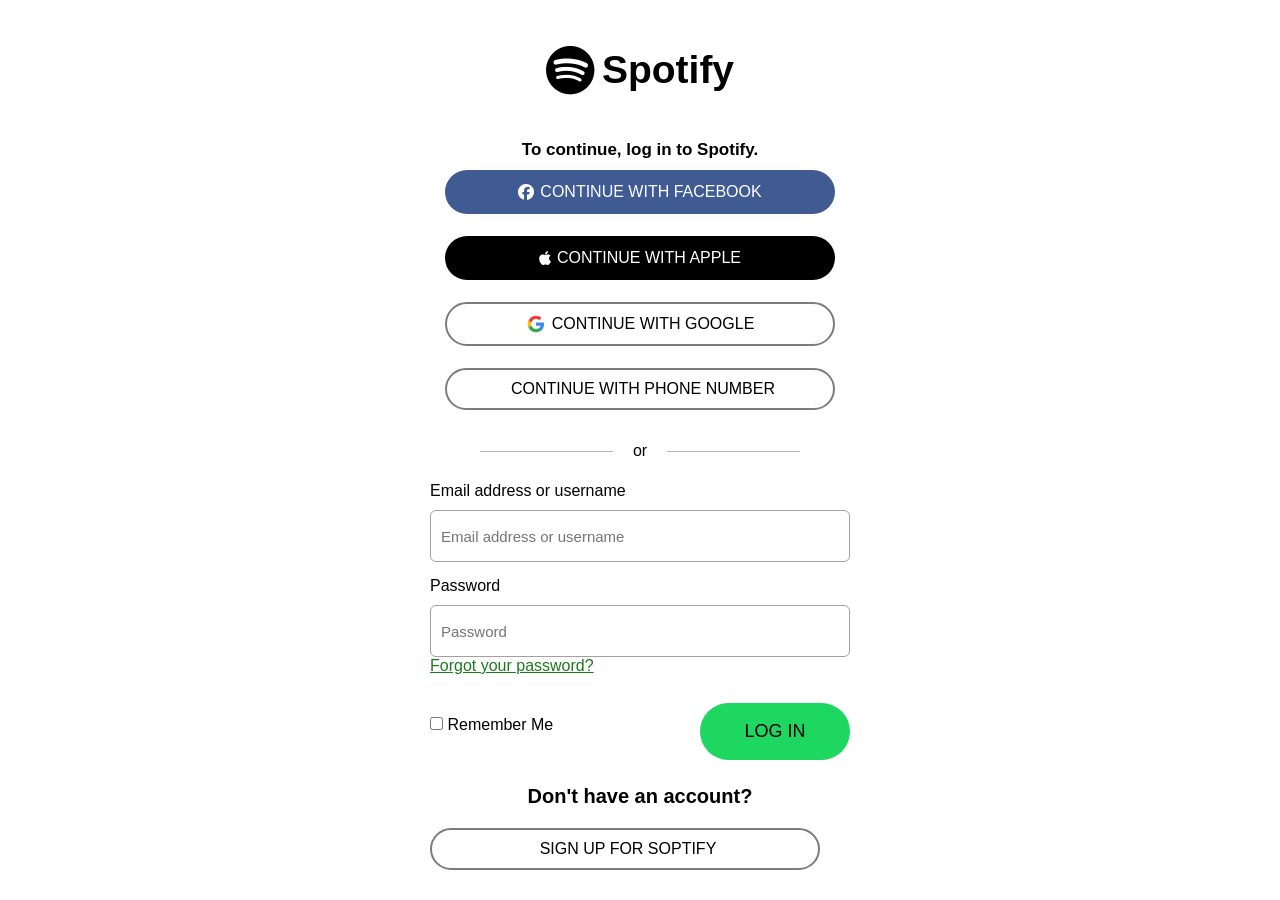
<file: login.html>
<!DOCTYPE html>
<html lang="en">

<head>
    <meta charset="UTF-8">
    <meta http-equiv="X-UA-Compatible" content="IE=edge">
    <meta name="viewport" content="width=device-width, initial-scale=1.0">
    <title>Login-Spotify</title>
    <!-- CDN FOR ICONS LINK -->
    <link rel="stylesheet" href="https://cdnjs.cloudflare.com/ajax/libs/font-awesome/6.1.1/css/all.min.css  ">

</head>
<style>
     * {
        margin: 0;
        padding: 0;
        box-sizing: border-box;
        font-family: spotify-circular, Helvetica, Arial, sans-serif;
    }

    body {
        display: grid;
        place-items: center;
        /* background-color: red; */
    }
    .log_in_spotify {
        display: grid;
        justify-content: center;
        align-items: center;

        /* background-color: #1ed760; */
        /* width: 80%; */
    }

     /* ==========logo */
     .free_listening {
        display: grid;
        place-items: center;

    }

    .signup_logo {
        display: flex;
        justify-content: center;
        align-items: center;
        margin: 45px;
    }

    h1 {
        margin-bottom: 10px;
    font-size: 17px;
}
    

    
    .signup_logo .fa-spotify {
        font-size: 50px;
    }

    h4 {
        font-size: 39px;
        padding-left: 8px;
    }

    .fb_login {
        display: flex;
        justify-content: center;
        align-items: center;
        border: none;
        width: 390px;
        padding: 13px;
        border-radius: 40px;
        background-color: #405A93;
        color: white;
        margin-bottom: 22px;
    }

    .fb_login a {
        color: white;
        text-decoration: none;
        padding-left: 6px;
        text-transform: uppercase;

    }
    .apple{
        background-color: black;
    }

    .apple a{
       text-transform: uppercase;
    }

    .google_signup {
        display: flex;
        justify-content: center;
        align-items: center;
        border: 2px solid rgb(127, 123, 123);
        width: 390px;
        padding: 10px;
        border-radius: 25px;
        background-color: white;
        /* margin-top: 10px; */
        margin-bottom: 22px;

    }

    .google_signup a {
        text-decoration: none;
        padding-left: 6px;
        color: black;
        text-transform: uppercase;


    }

     /* ============OR LINE */

     .or_line {
        display: flex;
        justify-content: center;
        align-items: center;
        gap: 20px;
        margin-top: 10px;
        margin-bottom: 22px;

    }

    .child_line {
        width: 133px;
        height: 0.8px;
        /* color: gray; */
        background-color: rgb(185, 180, 180);
    }


      /* ============MAIN SIGN UP FORM */

      .two_login [type] {
        width: 420px;
        height: 52px;
        padding: 10px;
        border-radius: 6px;
        border: 1px solid rgb(165, 159, 159);
        margin-top: 10px;


    }


    .two_login [placeholder] {
        font-size: 15px;
        font-weight: 500;
        /* letter-spacing: 0.8px; */
    }


    .two_login a {
        color: rgb(28, 122, 28);
    }

    .margin__bottom{
        margin-bottom: 15px;
    }




    .login_btn_container{
        display: flex;
        justify-content: space-between;
        align-items: center;
    }

   .btn {
        margin-top: 13px;
        padding: 18px;
        background-color: #1ed760;
        border: none;
        border-radius: 30px;
        width: 150px;
    }

  .btn a {
        text-decoration: none;
        color: black;
        font-size: 18px;
        text-transform: uppercase;

    }

    .para{
        text-align: center;
        font-weight: 700;
        font-size: 20px;
        margin-top: 25px;
    }

    .sign_up_soptify{
        margin-top: 20px;
    }



</style>

<body>
    <div class="log_in_spotify">

        
        <div class="free_listening">

            <div class="signup_logo">
                <div>
                    <i class="fa-brands fa-spotify"></i>
                </div>
                <h4 class="texts__logo">
                    Spotify</h4>
            </div>

            <h1>To continue, log in to Spotify.</h1>

            <div class="social_links">

                <div class="fb_login">
                    <i class="fa-brands fa-facebook"></i>
                    <a href="#">continue with facebook</a>
                </div>


                <div class="fb_login apple">
                    <i class="fa-brands fa-apple"></i>
                    <a href="#">continue with apple</a>
                </div>

                <div class="google_signup">
                    <svg width="20" height="20" viewBox="0 0 24 24" fill="none" xmlns="http://www.w3.org/2000/svg">
                        <path fill-rule="evenodd" clip-rule="evenodd"
                            d="M21.6 12.2272C21.6 11.5181 21.5364 10.8363 21.4182 10.1818H12V14.0499H17.3818C17.15 15.2999 16.4455 16.359 15.3864 17.0681V19.5772H18.6182C20.5091 17.8363 21.6 15.2727 21.6 12.2272Z"
                            fill="#4285F4"></path>
                        <path fill-rule="evenodd" clip-rule="evenodd"
                            d="M12 21.9999C14.7 21.9999 16.9636 21.1044 18.6181 19.5772L15.3863 17.0681C14.4909 17.6681 13.3454 18.0226 12 18.0226C9.39542 18.0226 7.19087 16.2635 6.40451 13.8999H3.0636V16.4908C4.70905 19.759 8.09087 21.9999 12 21.9999Z"
                            fill="#34A853"></path>
                        <path fill-rule="evenodd" clip-rule="evenodd"
                            d="M6.40455 13.9001C6.20455 13.3001 6.09091 12.6592 6.09091 12.0001C6.09091 11.341 6.20455 10.7001 6.40455 10.1001V7.50916H3.06364C2.38636 8.85916 2 10.3864 2 12.0001C2 13.6137 2.38636 15.141 3.06364 16.491L6.40455 13.9001Z"
                            fill="#FBBC05"></path>
                        <path fill-rule="evenodd" clip-rule="evenodd"
                            d="M12 5.97727C13.4681 5.97727 14.7863 6.48182 15.8227 7.47273L18.6909 4.60455C16.9591 2.99091 14.6954 2 12 2C8.09087 2 4.70905 4.24091 3.0636 7.50909L6.40451 10.1C7.19087 7.73636 9.39542 5.97727 12 5.97727Z"
                            fill="#EA4335"></path>
                    </svg>
                    <a href="#">continue with Google</a>
                </div>


                <div class="google_signup">
                   
                    <a href="#">continue with phone number</a>
                </div>
            </div>


            <div class="or_line">
                <div class="child_line">

                </div>

                <div class="child_or">
                    <p>or</p>

                </div>


                <div class="child_line">

                </div>

            </div>




            <div class="contanier__center">
                <form class="log_in_center log_in" > 
 
                    <div class="two_login">
                        <div class="margin__bottom">
                            <div>
                                <label>Email address or username</label>
                            </div>
                            <input type="email" placeholder="Email address or username">
    
                        </div>

                        <div class="margin__bottom">
                            <div>
                                <label>Password</label>
                            </div>
    
                            <div>
                                <div>
                                    <input class="block" type="email" placeholder="Password">
                                </div>
                                <a href="#">Forgot your password?</a>
                            </div>
                        </div>
                    </div>

                    <div class="login_btn_container">
                        <div class="remember">
                            <input type="checkbox">
                            <label>Remember Me</label>
                        </div>
                        <div class="login_btn">
                            <button class="btn">
                                <a href="#"> Log in </a>
                            </button>
                        </div>
                    </div>

                    <div class="para" >
                        <p>Don't have an account?</p>
                    </div>

                    <div class="google_signup sign_up_soptify ">
                   
                        <a href="sign.html">sign up for soptify</a>
                    </div>
                </div>


                </form>
            </div>


    </div>
   
</body>

</html>
</file>
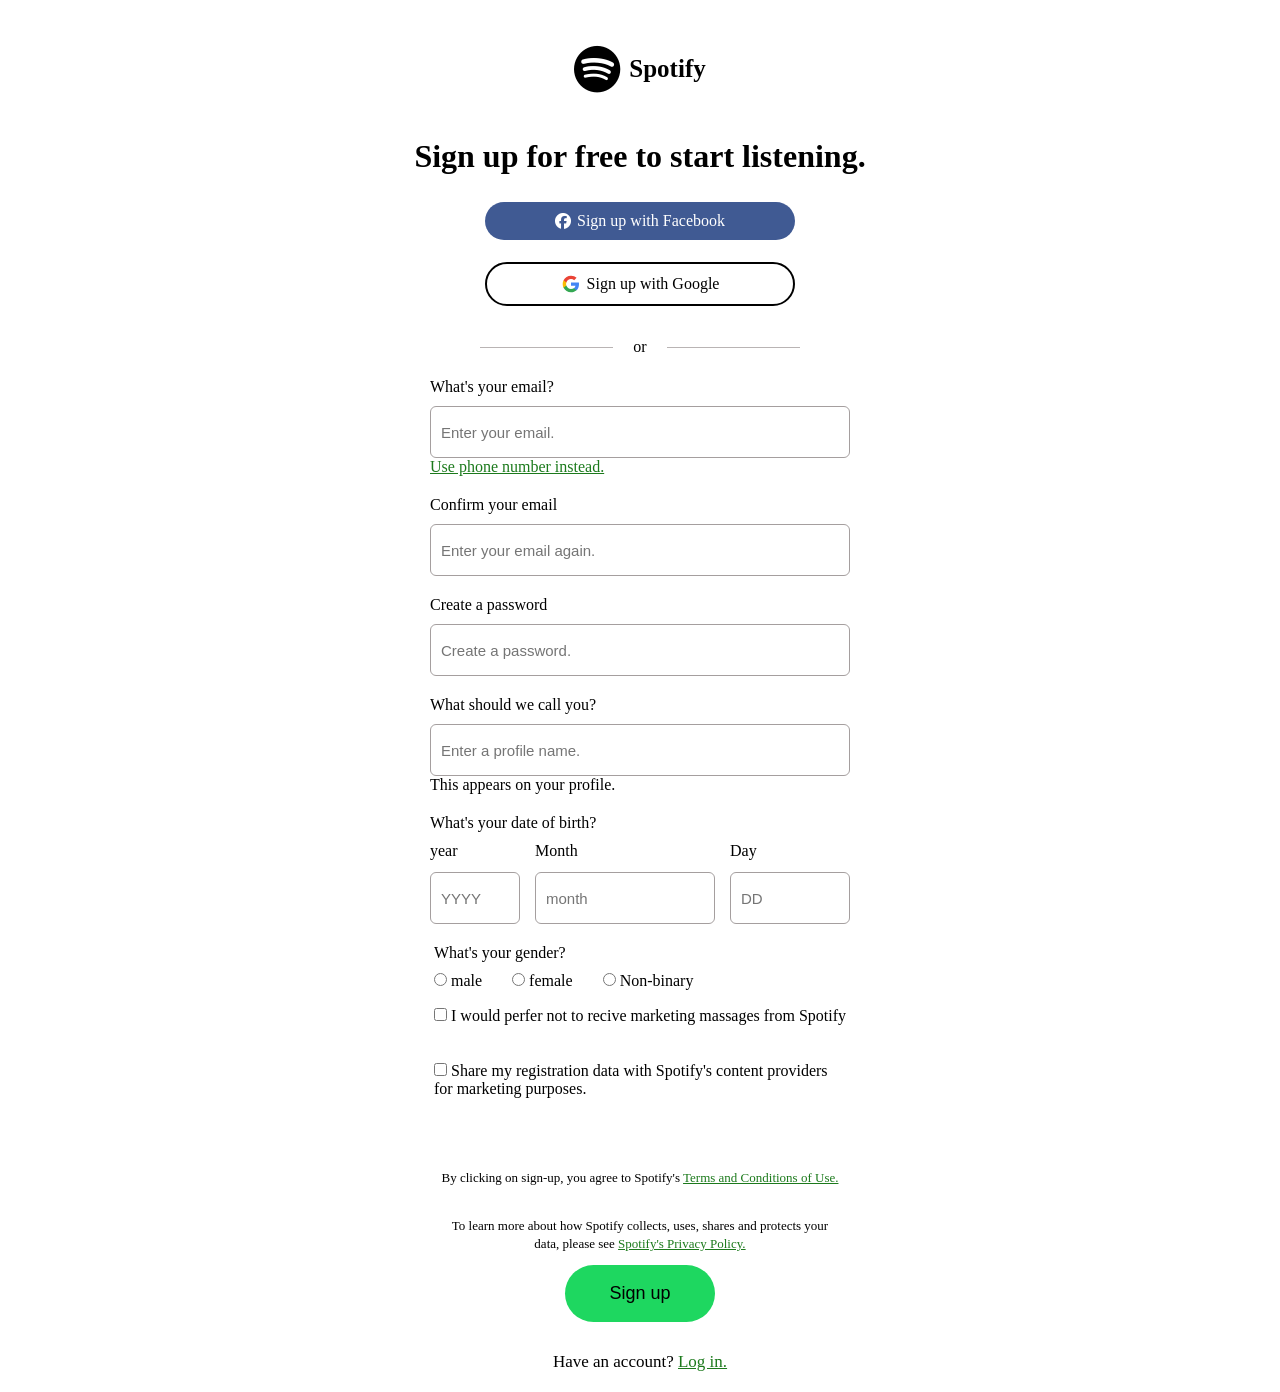
<file: sign.html>
<!DOCTYPE html>
<html lang="en">

<head>
    <meta charset="UTF-8">
    <meta http-equiv="X-UA-Compatible" content="IE=edge">
    <meta name="viewport" content="width=device-width, initial-scale=1.0">
    <title>Sing up - Spotify</title>
    <link rel="stylesheet" href="https://cdnjs.cloudflare.com/ajax/libs/font-awesome/6.1.1/css/all.min.css  ">
</head>
<style>
    * {
        margin: 0;
        padding: 0;
        box-sizing: border-box;
    }

    body {
        display: grid;
        place-items: center;
        /* background-color: red; */
    }

    .sign_up_form {
        display: grid;
        justify-content: center;
        align-items: center;

        /* background-color: #1ed760; */
        /* width: 80%; */
    }


    .sign__up {
        display: grid;
        justify-items: center;
    }


    .baap {
        display: flex;
        gap: 15px;

    }

    .block {
        display: b;
    }

    .margin__bottom {
        margin-bottom: 20px;
    }

    /* ==========logo */
    .free_listening {
        display: grid;
        place-items: center;

    }

    .signup_logo {
        display: flex;
        justify-content: center;
        align-items: center;
        margin: 45px;
    }

    h1 {
        margin-bottom: 27px;
    }

   

    h4 {
        font-size: 25px;
        padding-left: 8px;
    }

    /* =============social links */
    .fb_login {
        display: flex;
        justify-content: center;
        align-items: center;
        border: none;
        width: 310px;
        padding: 10px;
        border-radius: 20px;
        background-color: #405A93;
        color: white;
        margin-bottom: 22px;
    }

    .fb_login a {
        color: white;
        text-decoration: none;
        padding-left: 6px;
    }

    .google_signup {
        display: flex;
        justify-content: center;
        align-items: center;
        border: 2px solid black;
        width: 310px;
        padding: 10px;
        border-radius: 25px;
        background-color: white;
        /* margin-top: 10px; */
        margin-bottom: 22px;

    }

    .google_signup a {
        text-decoration: none;
        padding-left: 6px;
        color: black;


    }

    /* ============OR LINE */

    .or_line {
        display: flex;
        justify-content: center;
        align-items: center;
        gap: 20px;
        margin-top: 10px;
        margin-bottom: 22px;

    }

    .child_line {
        width: 133px;
        height: 0.8px;
        /* color: gray; */
        background-color: rgb(185, 180, 180);
    }


    /* ============MAIN SIGN UP FORM */

    .input__4box [type] {
        width: 420px;
        height: 52px;
        padding: 10px;
        border-radius: 6px;
        border: 1px solid rgb(165, 159, 159);
        margin-top: 10px;


    }

    .input__4box [placeholder] {
        font-size: 15px;
        font-weight: 500;
        /* letter-spacing: 0.8px; */
    }


    .input__4box a {
        color: rgb(28, 122, 28);
    }

    /* =============BIRTH DATE */

    .birth__date [type] {
        margin-top: 12px;
        border-radius: 6px;
        border: 1px solid rgb(165, 159, 159);
        height: 52px;

    }

    .birth__date .label {
        margin-bottom: 10px;
    }

    .birth__date .year {
        width: 90px;
        padding: 10px;
    }

    .birth__date .month {
        width: 180px;
        padding: 10px;
    }

    .birth__date .day {
        width: 120px;
        padding: 10px;
    }

    /* ===========GENDER SECIRON
    */

    .center_grid1 {
        display: flex;
        justify-content: center;
        align-items: center;
    }
    .gender__section .label {
        margin-bottom: 10px;

    }

    .radio_section {
        display: flex;
        /* justify-content: center; */
        align-items: center;

        gap: 30px;

    }

    .radio input [type] {
        font-size: 50px;

    }

    .radio label {
        margin-left: 8px;
        text-transform: capitalize;
    }

    .margin__bottom [type="checkbox"] {
        margin-top: 18px;

    }

    .margin__bottom p {
        margin-top: 30px;
        text-align: center;
    }

    .margin__bottom p span {
        font-size: 13px;
        /* color:  #1ed760; */

    }

    .margin__bottom p span a {
        /* font-size: 13px; */
        color: rgb(28, 122, 28);

    }

    .margin__bottom .btn {
        margin-top: 13px;
        padding: 18px;
        background-color: #1ed760;
        border: none;
        border-radius: 30px;
        width: 150px;
    }

    .margin__bottom .btn a {
        text-decoration: none;
        color: black;
        font-size: 18px;


    }


    /* =======FOOTER SECTION==
    ============= */

    .footer {
        display: grid;
        place-items: center;

    }

    .footer .log_in span {
        font-size: 17px;

    }
</style>

<body>
    <div class="sign_up_form">


        <div class="free_listening">

            <div class="signup_logo">
                <i class="fa-3x fa-brands fa-spotify"></i>
                <h4 class="texts__logo">
                    Spotify</h4>
            </div>

            <h1>Sign up for free to start listening.</h1>

            <div class="social_links">

                <div class="fb_login">
                    <i class="fa-brands fa-facebook"></i>
                    <a href="https://facebook.com" target="_blank">Sign up with Facebook</a>
                </div>

                <div class="google_signup">
                    <svg width="20" height="20" viewBox="0 0 24 24" fill="none" xmlns="http://www.w3.org/2000/svg">
                        <path fill-rule="evenodd" clip-rule="evenodd"
                            d="M21.6 12.2272C21.6 11.5181 21.5364 10.8363 21.4182 10.1818H12V14.0499H17.3818C17.15 15.2999 16.4455 16.359 15.3864 17.0681V19.5772H18.6182C20.5091 17.8363 21.6 15.2727 21.6 12.2272Z"
                            fill="#4285F4"></path>
                        <path fill-rule="evenodd" clip-rule="evenodd"
                            d="M12 21.9999C14.7 21.9999 16.9636 21.1044 18.6181 19.5772L15.3863 17.0681C14.4909 17.6681 13.3454 18.0226 12 18.0226C9.39542 18.0226 7.19087 16.2635 6.40451 13.8999H3.0636V16.4908C4.70905 19.759 8.09087 21.9999 12 21.9999Z"
                            fill="#34A853"></path>
                        <path fill-rule="evenodd" clip-rule="evenodd"
                            d="M6.40455 13.9001C6.20455 13.3001 6.09091 12.6592 6.09091 12.0001C6.09091 11.341 6.20455 10.7001 6.40455 10.1001V7.50916H3.06364C2.38636 8.85916 2 10.3864 2 12.0001C2 13.6137 2.38636 15.141 3.06364 16.491L6.40455 13.9001Z"
                            fill="#FBBC05"></path>
                        <path fill-rule="evenodd" clip-rule="evenodd"
                            d="M12 5.97727C13.4681 5.97727 14.7863 6.48182 15.8227 7.47273L18.6909 4.60455C16.9591 2.99091 14.6954 2 12 2C8.09087 2 4.70905 4.24091 3.0636 7.50909L6.40451 10.1C7.19087 7.73636 9.39542 5.97727 12 5.97727Z"
                            fill="#EA4335"></path>
                    </svg>
                    <a href="https://google.com" target="_blank">Sign up with Google</a>
                </div>
            </div>

            <div class="or_line">
                <div class="child_line">

                </div>

                <div class="child_or">
                    <p>or</p>

                </div>


                <div class="child_line">

                </div>

            </div>

        </div>





        <div class="container__center">

            <form class="main__sign__up ">

                <div class="input__4box sign__up">

                    <div class="margin__bottom">
                        <div>
                            <label>What's your email?</label>
                        </div>

                        <div>
                            <div>
                                <input class="block" type="email" placeholder="Enter your email.">
                            </div>
                            <a href="#">Use phone number instead.</a>
                        </div>
                    </div>

                    <div class="margin__bottom">
                        <div>
                            <label>Confirm your email</label>
                        </div>
                        <input type="email" placeholder="Enter your email again.">

                    </div>

                    <div class="margin__bottom">
                        <div>
                            <label>Create a password</label>
                        </div>
                        <input type="email" placeholder="Create a password.">

                    </div>

                    <div class="margin__bottom">
                        <div>
                            <label>What should we call you?</label>
                        </div>

                        <div>
                            <input type="email" placeholder="Enter a profile name.">
                        </div>
                        <span> This appears on your profile.</span>
                    </div>

                    <div class="birth__date margin__bottom">
                        <div class="label">
                            <label>What's your date of birth?</label>
                        </div>

                        <div class="baap">

                            <div>
                                <div class="parents">
                                    <div>
                                        <div>
                                            <label>year</label>
                                        </div>
                                        <input class="year" type="year" placeholder="YYYY">
                                    </div>
                                </div>

                            </div>

                            <div>
                                <div class="parents">

                                    <div>
                                        <div>
                                            <label>Month</label>
                                        </div>
                                        <input class="month" type="text" placeholder="month">
                                    </div>

                                </div>

                            </div>

                            <div>
                                <div class="parents">
                                    <div>
                                        <div>
                                            <label>Day</label>
                                        </div>
                                        <input class="day" type="year" placeholder="DD">
                                    </div>
                                </div>

                            </div>
                        </div>

                    </div>
                </div>




                <div class="gender__section margin__bottom center_grid1">


                    <div class="center__grid">

                        <div class="label">
                            <label>What's your gender?</label>
                        </div>


                        <div class="radio_section">



                            <div>
                                <input type="radio" name="a1">
                                <label>male</label>
                            </div>

                            <div>
                                <input type="radio" name="a1">
                                <label>female</label>
                            </div>

                            <div>
                                <input type="radio" name="a1">
                                <label>Non-binary</label>
                            </div>

                        </div>


                        <div class="margin__bottom">
                            <input type="checkbox">
                            I would perfer not to recive marketing massages from Spotify
                        </div>

                        <div class="margin__bottom">
                            <input type="checkbox">
                            <span> Share my registration data with Spotify's content providers <br> for marketing
                            purposes.</span>
                        </div>


                    </div>


                </div>



        </div>



        <div class=" footer margin__bottom">
            <p>
                <span>
                    By clicking on sign-up, you agree to Spotify's

                    <a href="#">Terms and Conditions of Use.</a>

                </span>

            </p>

            <p>
                <span>
                    To learn more about how Spotify collects, uses, shares and protects your <br> data, please
                    see
                    <a href="#"> Spotify's Privacy Policy.</a>
                </span>
            </p>

            <button class="btn">
                <a href="#"> Sign up</a>
            </button>
            <p class="log_in">
                <span>
                    Have an account?
                    <a href="login.html">Log in.</a>
                </span>
            </p>

        </div>






        </form>

    </div>





    </div>


</body>

</html>
</file>
